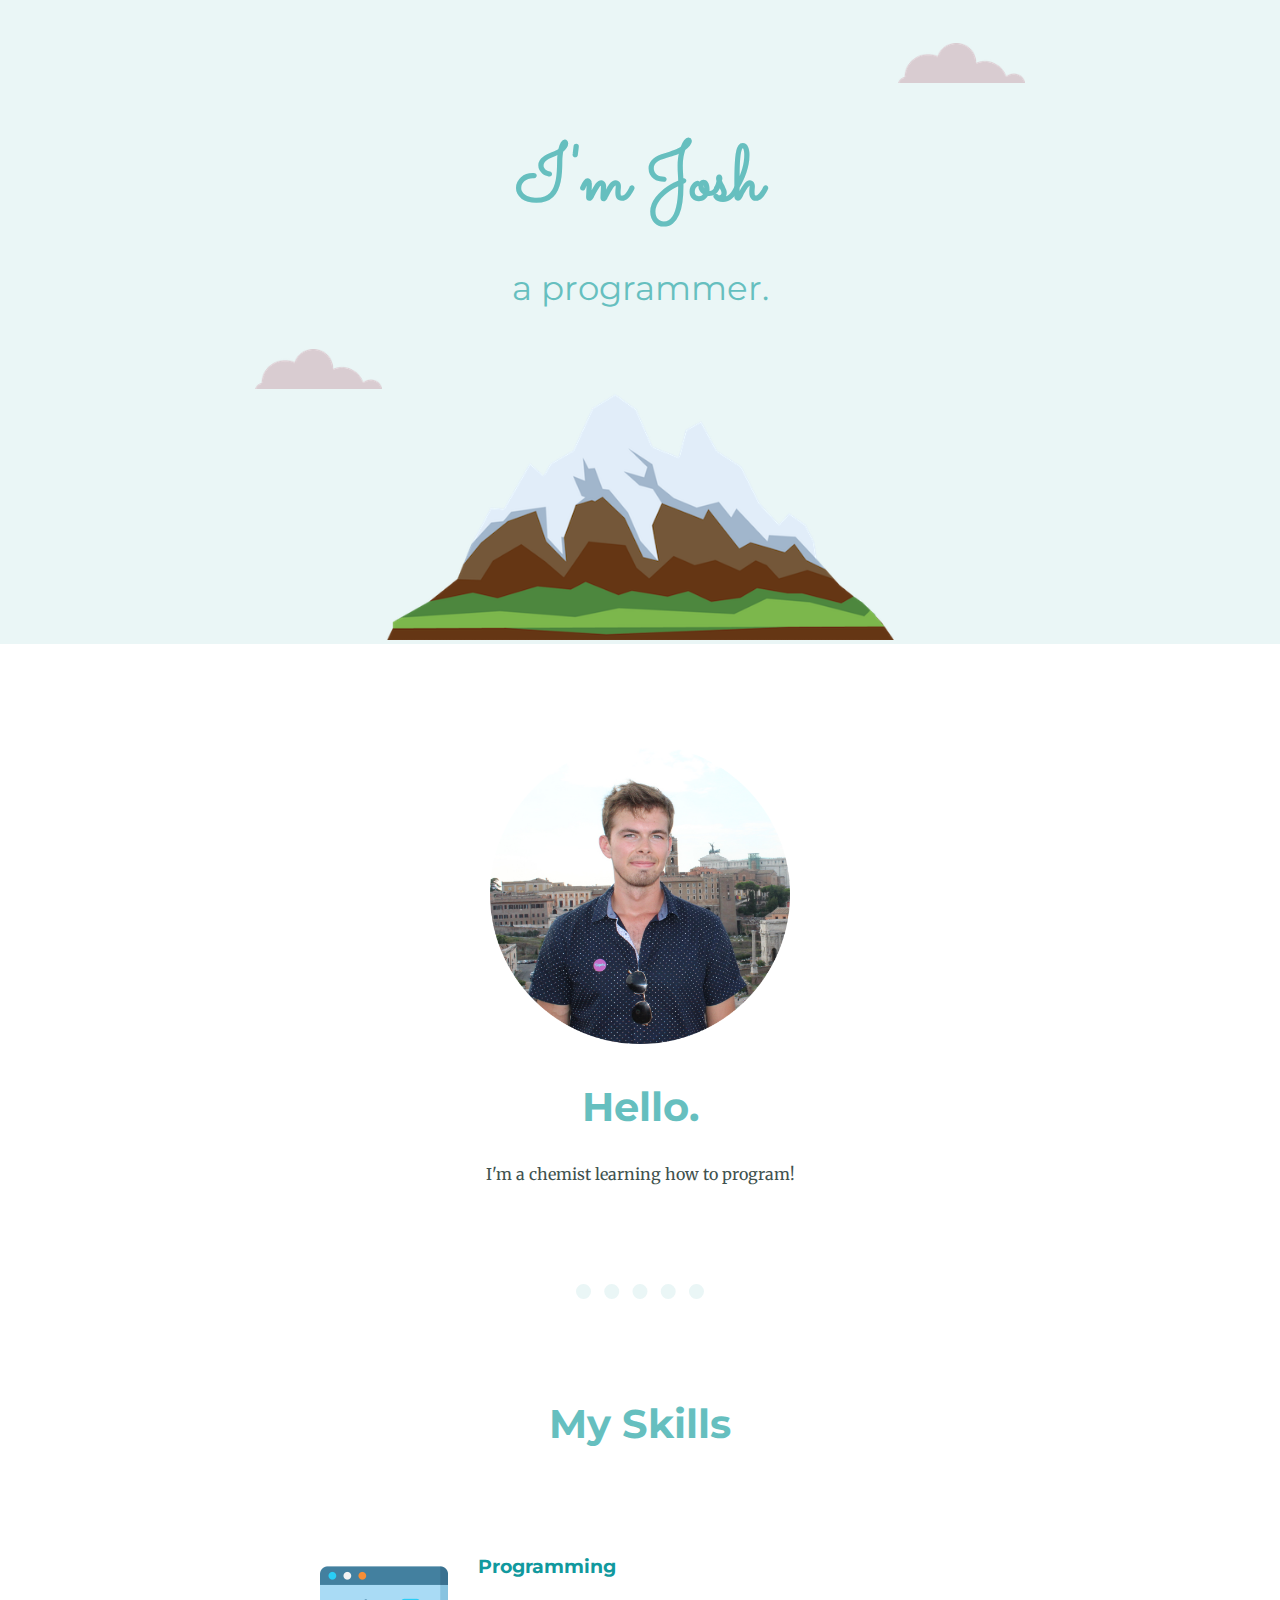
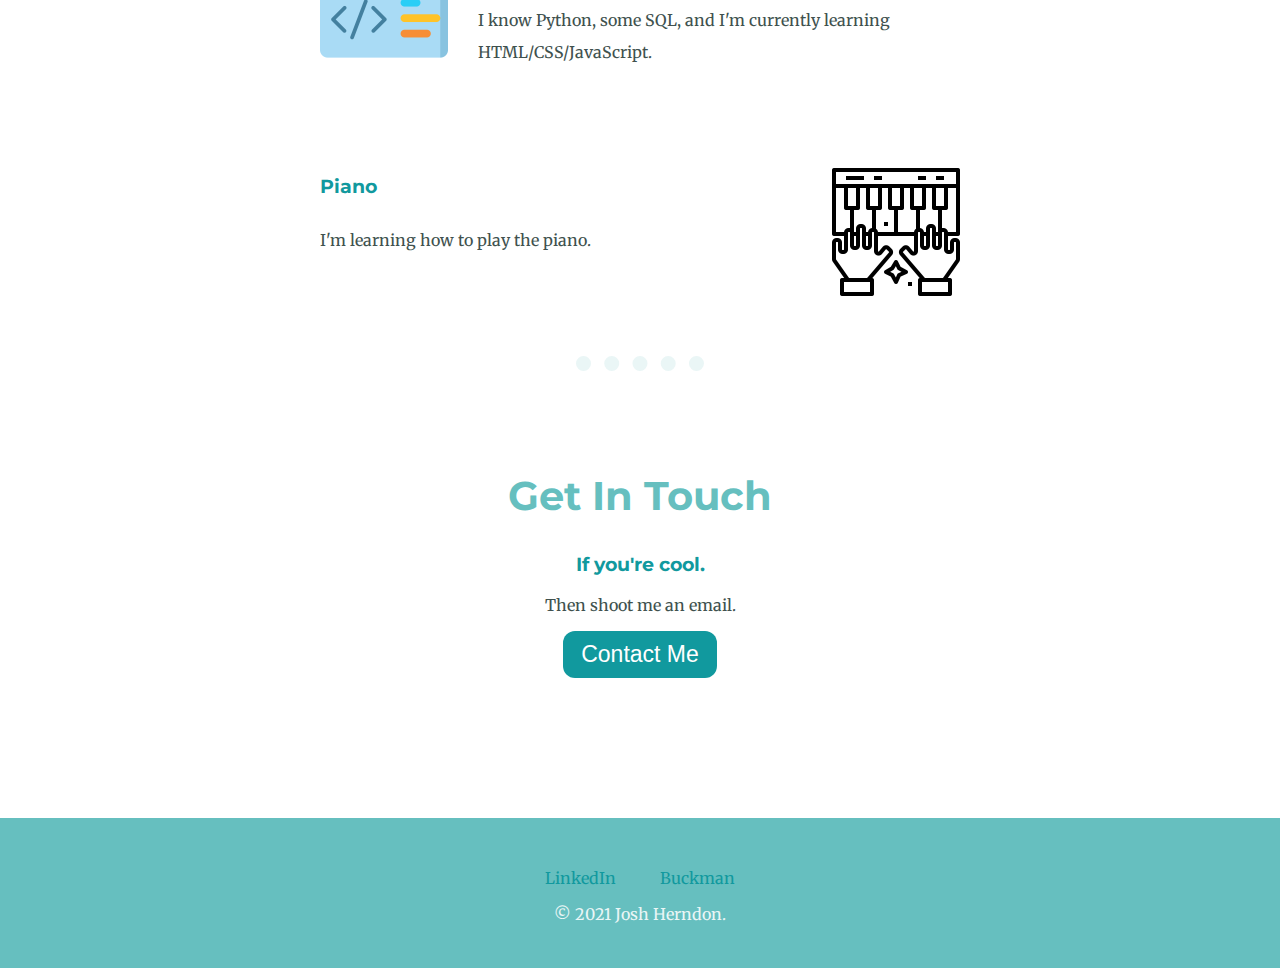
<file: Udemy_The Complete 2021 Web Development Bootcamp_Angela Yu/Web Development/CSS - My Site/index.html>
<!DOCTYPE html>
<html lang="en" dir="ltr">
  <head>
    <meta charset="utf-8">
    <title>Josh Herndon</title>
    <link rel="stylesheet" href="css/styles.css">
    <link rel="icon" href="favicon.ico">

    <link rel="preconnect" href="https://fonts.gstatic.com">
    <link href="https://fonts.googleapis.com/css2?family=Merriweather:wght@300&family=Montserrat&family=Sacramento&display=swap" rel="stylesheet">
  </head>
  <body>

  <div class="top-container">
    <img class="top-cloud" src="images/cloud.png" alt="cloud-image">
    <h1>I'm Josh</h1>
    <h2 class="subtitle">a programmer.</h2>
    <img class="bottom-cloud"src="images/cloud.png" alt="cloud-image">
    <img src="images/mountain.png" alt="mountain-image">
  </div>

  <div class="middle-container">
    <div class="profile">
      <img src="images/circle-cropped.png" class="profile-pic" alt="Josh-image">
      <h2>Hello.</h2>
      <p>I'm a chemist learning how to program!</p>
    </div>
    <hr>
    <div class="skills">
      <h2>My Skills</h2>
      <div class="skill-row-one">
        <img class="code-image" src="images/code.png" alt="code-image">
        <h3 class="first-skill">Programming</h3>
        <p>I know Python, some SQL, and I'm currently learning HTML/CSS/JavaScript.</p>
      </div>
      <div class="skill-row-two">
        <img class="piano-image" src="images/piano.png" alt="piano-image">
        <h3>Piano</h3>
        <p>I'm learning how to play the piano.</p>
      </div>
    </div>
    <hr>
    <div class="contact-me">
      <h2>Get In Touch</h2>
      <h3>If you're cool.</h3>
      <p>Then shoot me an email.</p>
      <form action="mailto:josh524@gmail.com" method="post" id="contact-form">
      </form>
      <button type="submit" name="message" value="submit" form="contact-form">Contact Me</button>
    </div>
  </div>


  <div class="bottom-container">
    <div class="footer">
      <a class="footer-stuff" href="https://www.linkedin.com/">LinkedIn</a>
      <a class="footer-stuff" href="https://www.buckman.com/">Buckman</a>
      <p class="copyright" class="footer-stuff">© 2021 Josh Herndon.</p>
    </div>
  </div>
  </body>
</html>
</file>
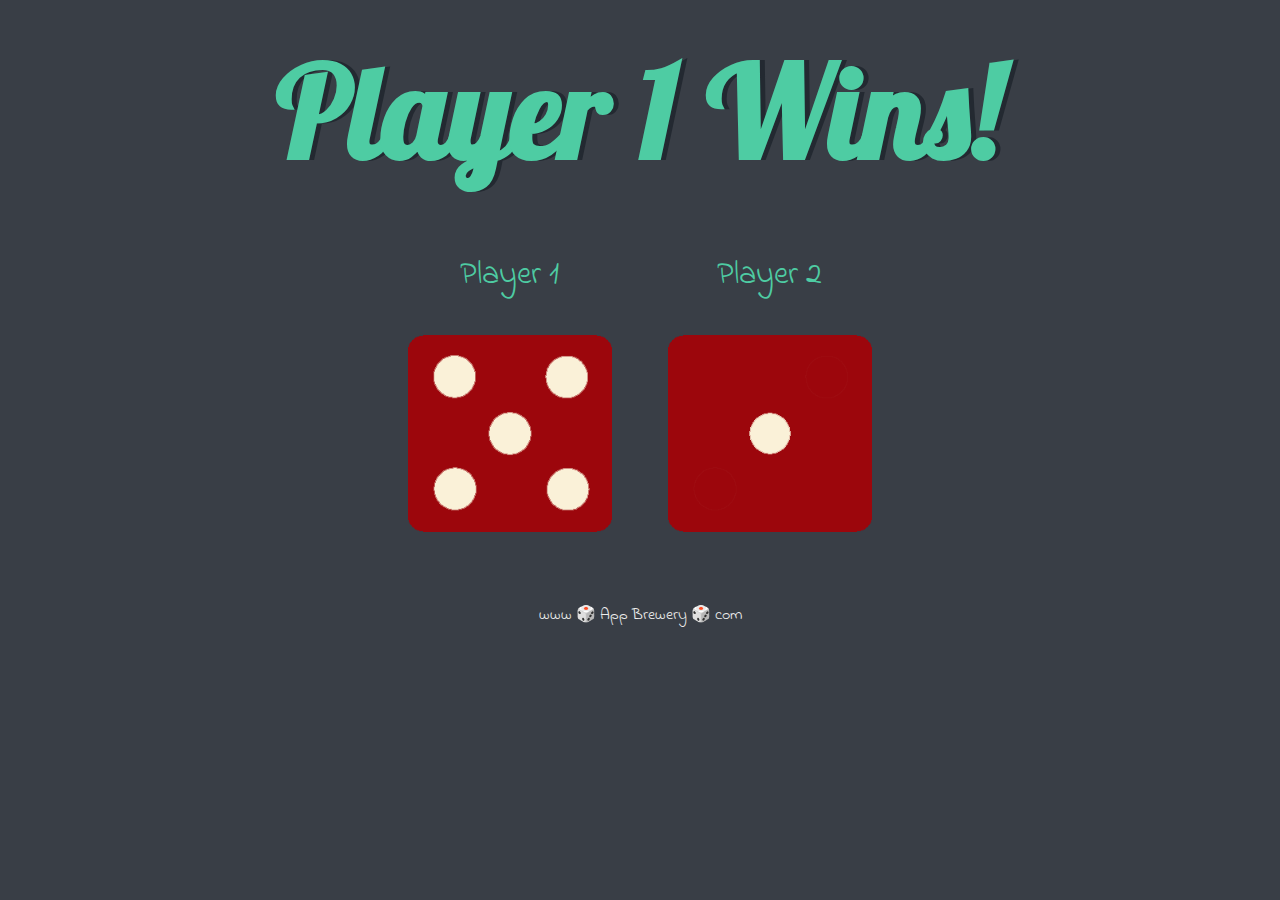
<file: Udemy_The Complete 2021 Web Development Bootcamp_Angela Yu/Web Development/Dicee Challenge - Starting Files/index.html>
<!DOCTYPE html>
<html lang="en" dir="ltr">
  <head>
    <meta charset="utf-8">
    <title>Dicee</title>
    <link rel="stylesheet" href="styles.css">
    <link href="https://fonts.googleapis.com/css?family=Indie+Flower|Lobster" rel="stylesheet">

  </head>
  <body>

    <div class="container">
      <h1>Refresh Me</h1>

      <div class="dice">
        <p>Player 1</p>
        <img class="img1" src="images/dice6.png">
      </div>

      <div class="dice">
        <p>Player 2</p>
        <img class="img2" src="images/dice6.png">
      </div>

    </div>

    <script src="index.js" charset="utf-8"></script>
  </body>

  <footer>
    www 🎲 App Brewery 🎲 com
  </footer>
</html>
</file>
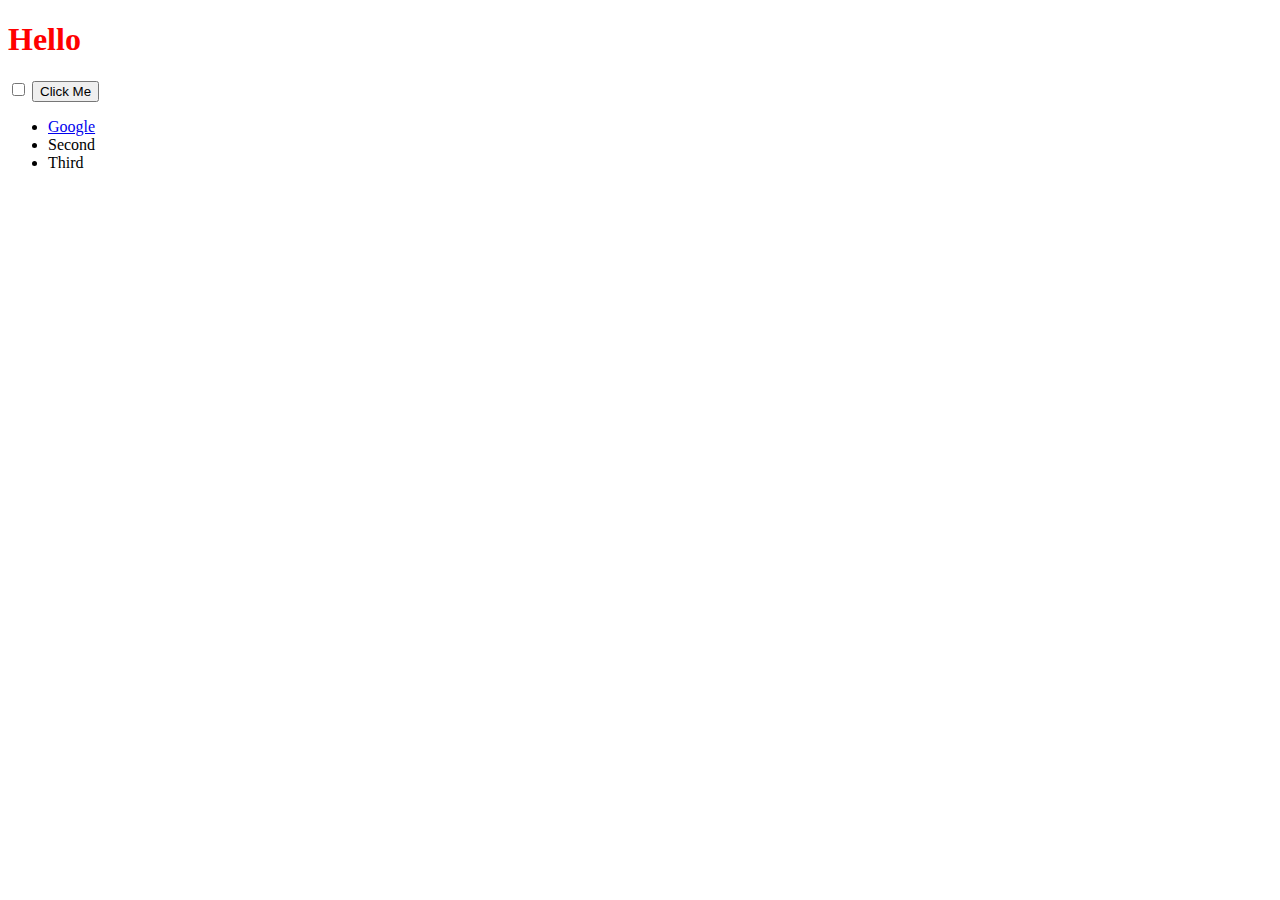
<file: Udemy_The Complete 2021 Web Development Bootcamp_Angela Yu/Web Development/DOM/index.html>
<!DOCTYPE html>
<html lang="en" dir="ltr">
  <head>
    <meta charset="utf-8">
    <title>My Website</title>
    <link rel="stylesheet" href="styles.css">

  </head>
  <body>

    <h1>Hello</h1>

    <input type="checkbox">

    <button style=":active color:red;">Click Me</button>

    <ul>
      <li class="list">
        <a href="https://www.google.com">Google</a>
      </li>
      <li class="list">Second</li>
      <li class="list">Third</li>
    </ul>

  </body>

</html>
</file>
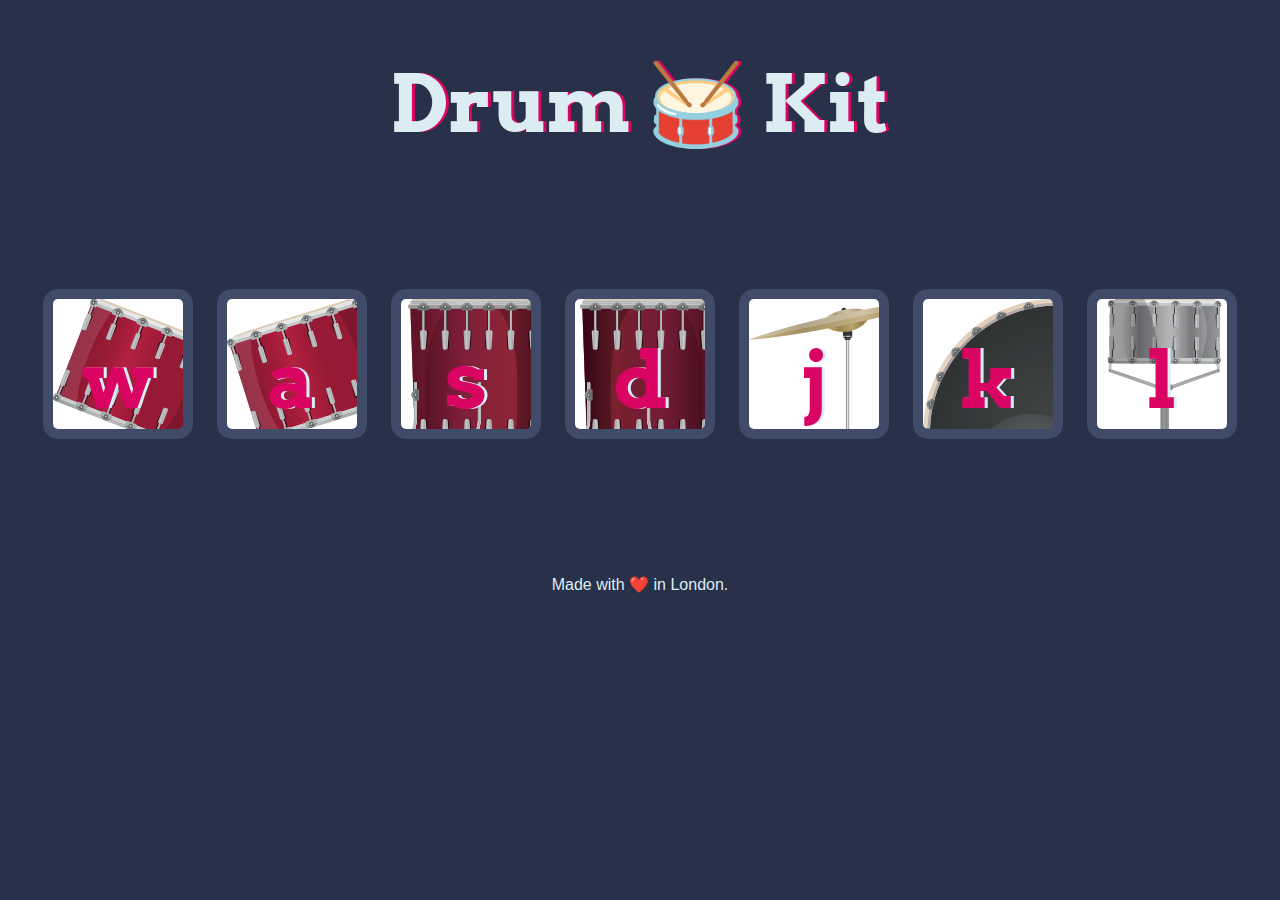
<file: Udemy_The Complete 2021 Web Development Bootcamp_Angela Yu/Web Development/Drum Kit Starting Files/index.html>
<!DOCTYPE html>
<html lang="en" dir="ltr">

<head>
  <meta charset="utf-8">
  <title>Drum Kit</title>
  <link rel="stylesheet" href="styles.css">
  <link href="https://fonts.googleapis.com/css?family=Arvo" rel="stylesheet">
</head>

<body>

  <h1 id="title">Drum 🥁 Kit</h1>
  <div class="set">
    <button class="w drum">w</button>
    <button class="a drum">a</button>
    <button class="s drum">s</button>
    <button class="d drum">d</button>
    <button class="j drum">j</button>
    <button class="k drum">k</button>
    <button class="l drum">l</button>
  </div>


  <footer>
    Made with ❤️ in London.
  </footer>

  <script src="index.js" charset="utf-8"></script>
</body>

</html>
</file>
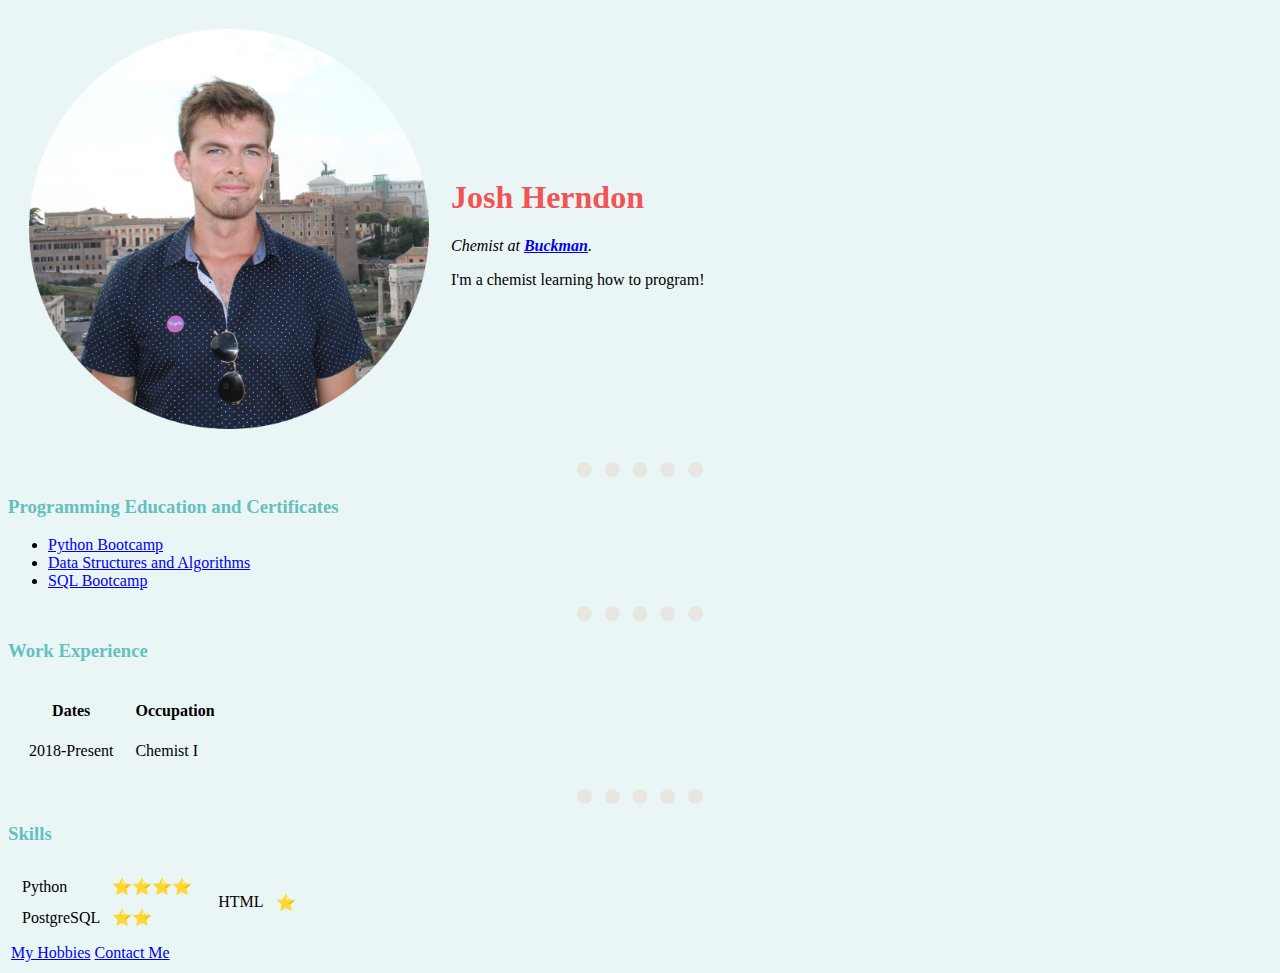
<file: Udemy_The Complete 2021 Web Development Bootcamp_Angela Yu/Web Development/HTML_Personal Site/index.html>
<!DOCTYPE html>
<html lang="en" dir="ltr">

<head>
  <meta charset="utf-8">
  <title>Josh Herndon</title>
  <link rel="stylesheet" href="css/styles.css">
</head>

<body>
  <table cellspacing='20'>
    <tr>
      <td>
        <img src="
        circle-cropped.png" alt="Josh" style="width:400px;height:400px;">
      </td>
      <td>
        <h1>Josh Herndon</h1>
        <p>
          <em>Chemist at <strong><a href="https://www.buckman.com/">Buckman</a></strong>.</em>
        </p>
        <p>
          I'm a chemist learning how to program!
        </p>
      </td>
    </tr>
  </table>
  <hr>
  <h3>Programming Education and Certificates</h3>
  <ul>
    <li><a href="python_bootcamp_certificate.pdf">Python Bootcamp</a></li>
    <li><a href="data_structures_and_algos_certificate.pdf">Data Structures and Algorithms</a></li>
    <li><a href="SQL_certificate.pdf">SQL Bootcamp</a></li>
  </ul>
  <hr>
  <h3>Work Experience</h3>
  <table cellspacing='20'>
    <thead>
      <tr>
        <th>Dates</th>
        <th>Occupation</th>
      </tr>
    </thead>
    <tbody>
      <tr>
        <td>2018-Present</td>
        <td>Chemist I</td>
      </tr>
    </tbody>
  </table>
  <hr>
  <h3>Skills</h3>
  <table>
    <tr>
      <td>
        <table cellspacing='10'>
          <tr>
            <td>Python</td>
            <td>⭐⭐⭐⭐</td>
          </tr>
          <tr>
            <td>PostgreSQL</td>
            <td>⭐⭐</td>
          </tr>
        </table>
      </td>
      <td>
        <table cellspacing='10'>
          <tr>
            <td>HTML</td>
            <td>⭐</td>
          </tr>
        </table>
      </td>
    </tr>
  </table>
  <table>
    <tr>
      <td>
        <a href="hobbies.html">My Hobbies</a>
      </td>
      <td>
        <a href="contact-me.html">Contact Me</a>
      </td>
    </tr>
  </table>
</body>

</html>
</file>
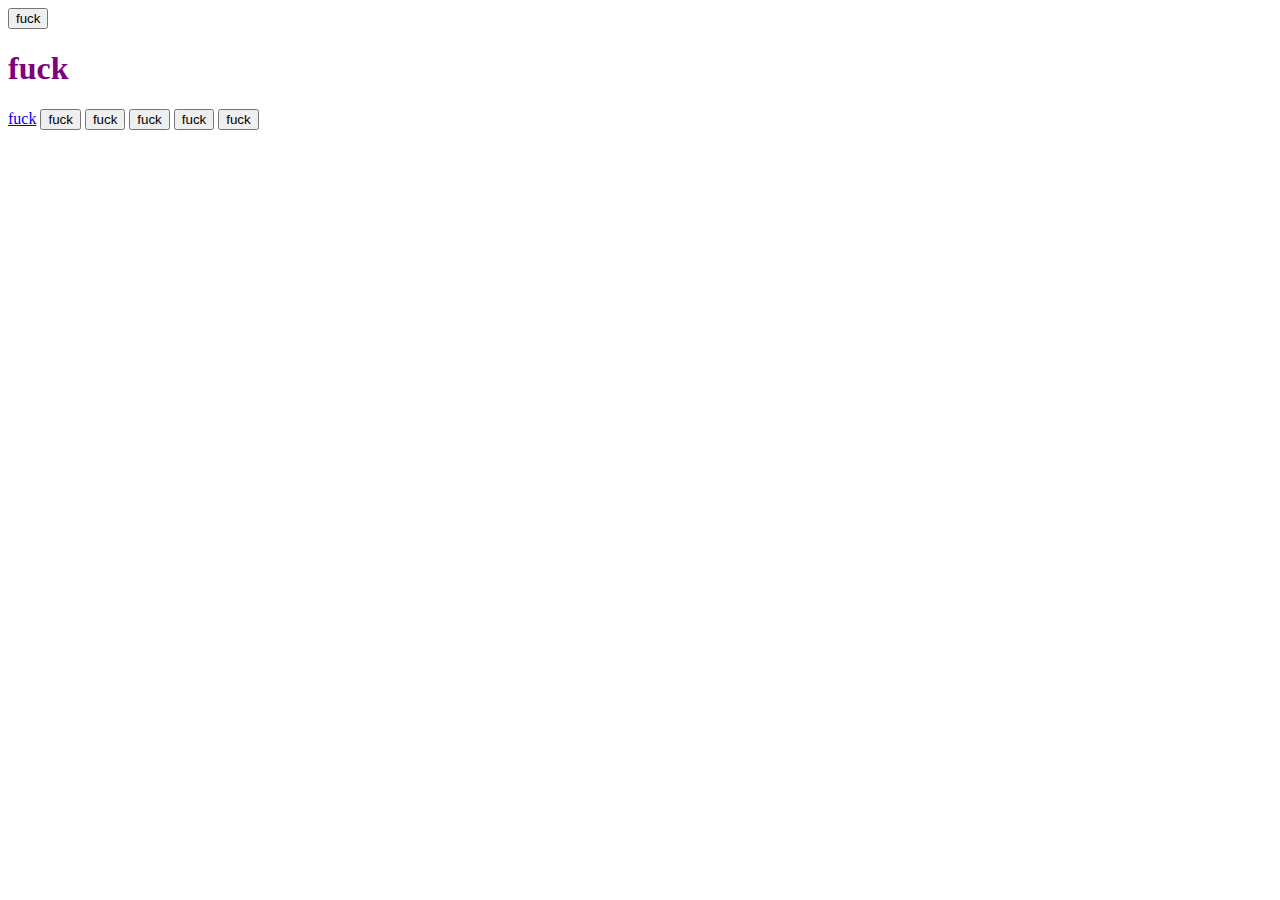
<file: Udemy_The Complete 2021 Web Development Bootcamp_Angela Yu/Web Development/jQuery/index.html>
<!DOCTYPE html>
<html lang="en" dir="ltr">

<head>
  <meta charset="utf-8">
  <title>jQuery</title>
  <link rel="stylesheet" href="styles.css">
</head>

<body>
  <h1>fuck</h1>
  <a href="www.google.com">fuck</a>
  <button type="button" name="button">fuck</button>
  <button type="button" name="button">fuck</button>
  <button type="button" name="button">fuck</button>
  <button type="button" name="button">fuck</button>
  <button type="button" name="button">fuck</button>

  <script src="https://ajax.googleapis.com/ajax/libs/jquery/3.6.0/jquery.min.js"></script>
  <script src="index.js" charset="utf-8"></script>
</body>

</html>
</file>
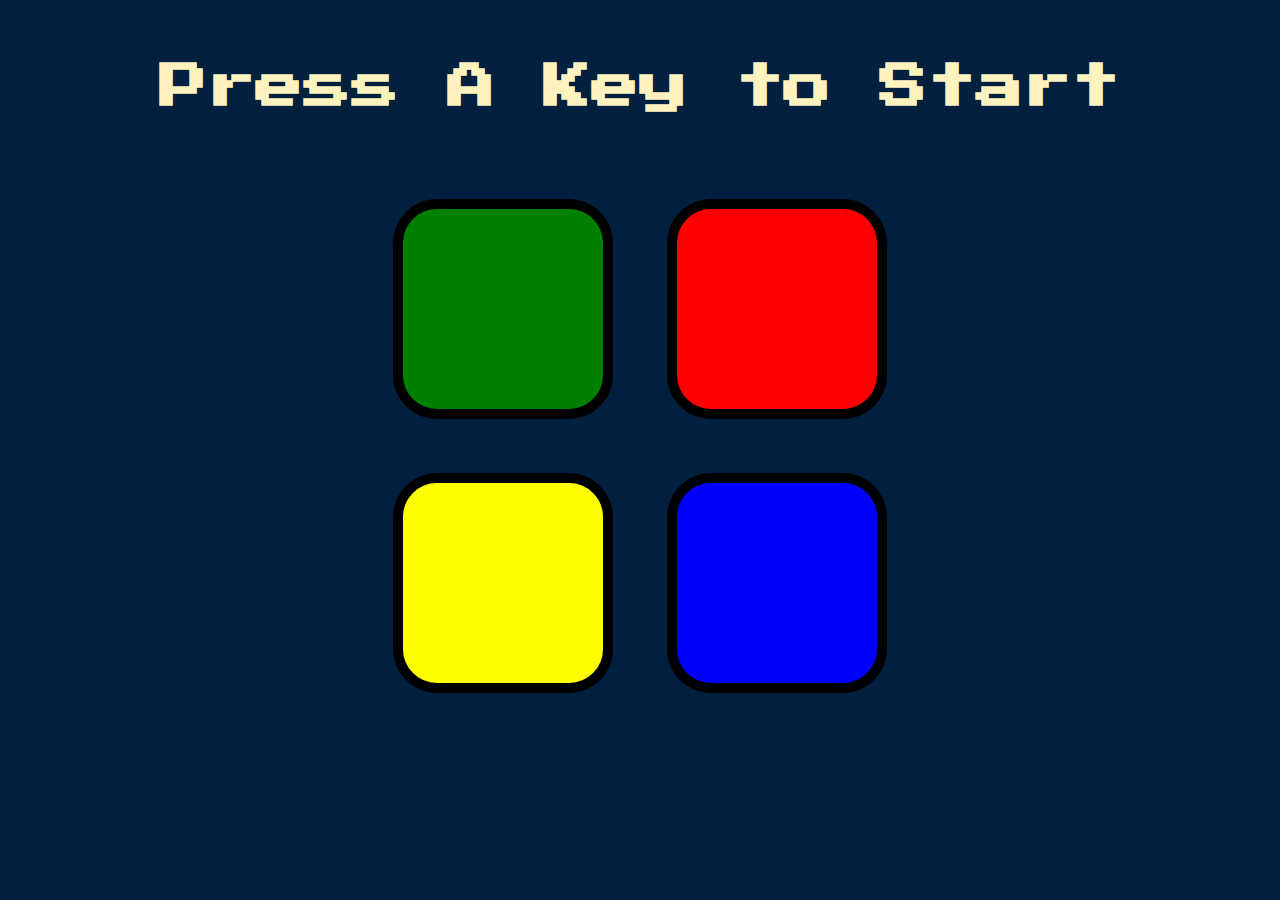
<file: Udemy_The Complete 2021 Web Development Bootcamp_Angela Yu/Web Development/Simon Game Challenge Starting Files/index.html>
<!DOCTYPE html>
<html lang="en" dir="ltr">

<head>
  <meta charset="utf-8">
  <title>Simon</title>
  <link rel="stylesheet" href="styles.css">
  <link href="https://fonts.googleapis.com/css?family=Press+Start+2P" rel="stylesheet">
</head>

<body>
  <h1 id="level-title">Press A Key to Start</h1>
  <div class="container">
    <div class="row">

      <div type="button" id="green" class="btn green">

      </div>

      <div type="button" id="red" class="btn red">

      </div>
    </div>

    <div class="row">

      <div type="button" id="yellow" class="btn yellow">

      </div>
      <div type="button" id="blue" class="btn blue">

      </div>

    </div>

  </div>

<script src="https://ajax.googleapis.com/ajax/libs/jquery/3.6.0/jquery.min.js"></script>
<script src="game.js" charset="utf-8"></script>
</body>

</html>
</file>
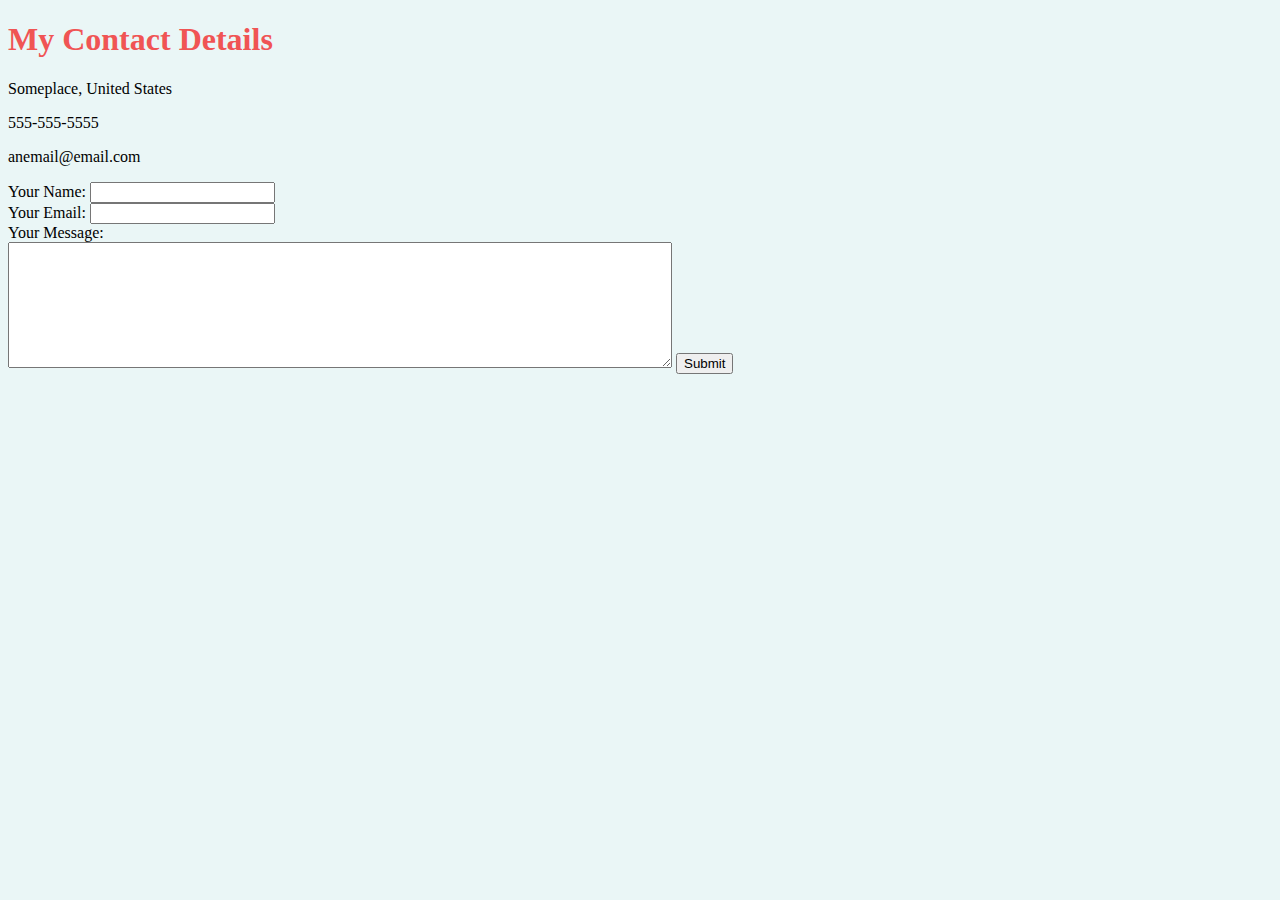
<file: Udemy_The Complete 2021 Web Development Bootcamp_Angela Yu/Web Development/HTML_Personal Site/contact-me.html>
<!DOCTYPE html>
<html lang="en" dir="ltr">
  <head>
    <meta charset="utf-8">
    <title>Contact Me</title>
      <link rel="stylesheet" href="css/styles.css">
  </head>
  <body>
    <h1>My Contact Details</h1>
    <p>Someplace, United States</p>
    <p>555-555-5555</p>
    <p>anemail@email.com</p>

    <form class="" action="mailto:josh524@gmail.com" method="post" enctype="text/plain">
      <label>Your Name:</label>
      <input type="text" name="Your Name" id="">
      <br>
      <label>Your Email:</label>
      <input type="email" name="Your Email" id="">
      <br>
      <label>Your Message:</label>
      <br>
      <textarea name="Your Message" rows="8" cols="80"></textarea>
      <input type="submit" name="">
    </form>
  </body>
</html>
</file>
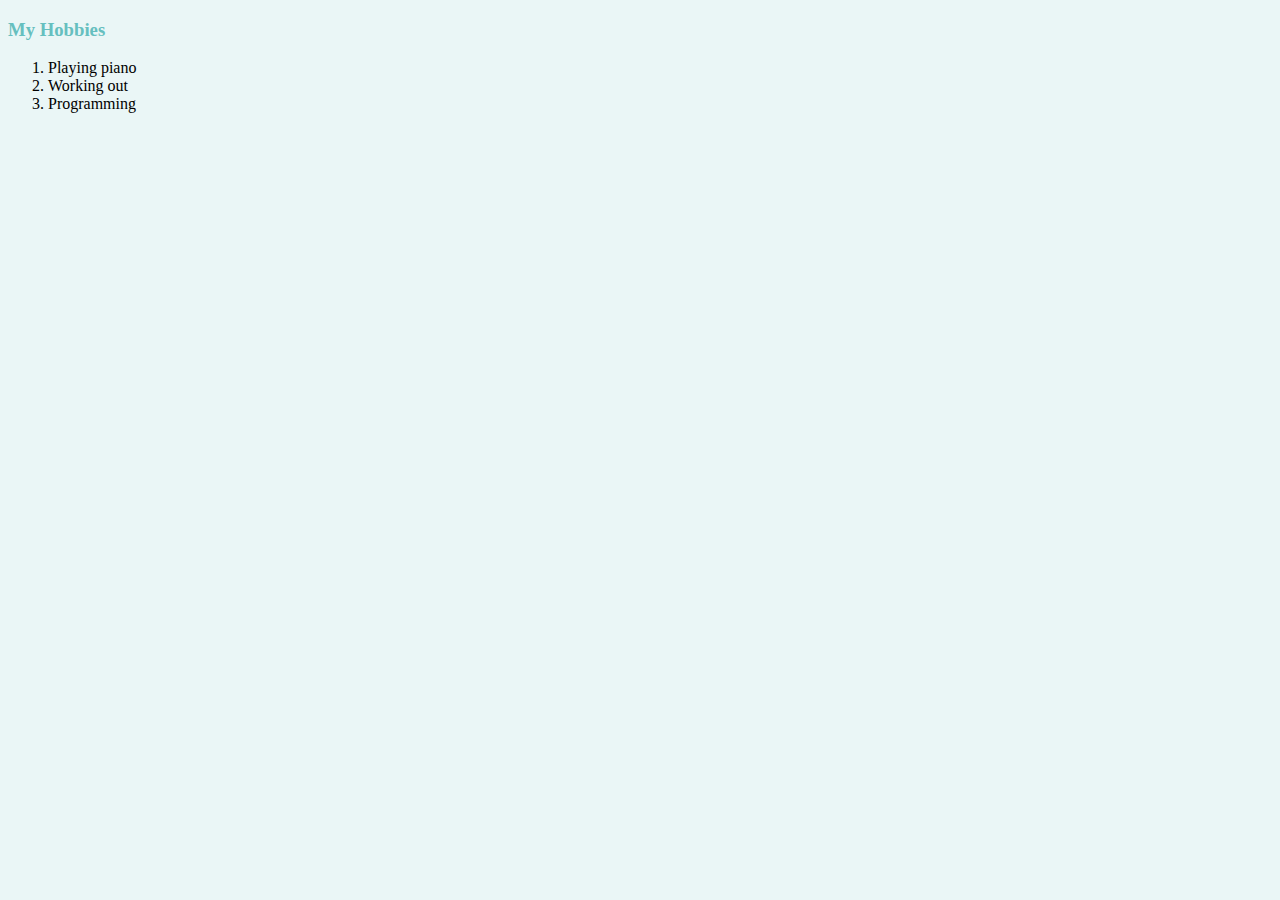
<file: Udemy_The Complete 2021 Web Development Bootcamp_Angela Yu/Web Development/HTML_Personal Site/hobbies.html>
<!DOCTYPE html>
<html lang="en" dir="ltr">
  <head>
    <meta charset="utf-8">
    <title>My Hobbies</title>
      <link rel="stylesheet" href="css/styles.css">
  </head>
  <body>
    <h3>My Hobbies</h3>
    <ol>
      <li>Playing piano</li>
      <li>Working out</li>
      <li>Programming</li>
    </ol>
  </body>
</html>
</file>
<file: Udemy_The Complete 2021 Web Development Bootcamp_Angela Yu/Web Development/CSS - My Site/css/styles.css>
body {
  margin: 0;
  text-align: center;
  font-family: 'Merriweather', serif;
}

h1 {
  font-size: 5.625rem;
  color: #66BFBF;
  margin: 50px auto 0 auto;
  font-family: 'Sacramento', cursive;
}

h2 {
  font-family: 'Montserrat', sans-serif;
  font-size: 2.5rem;
  color: #66BFBF;
}

h3 {
  font-family: 'Montserrat', sans-serif;
  color: #11999E;
}

a {
  color: #11999E;
}

p {
  color: #40514E;
}

hr {
  /*background-color: none;*/
  border-style: dotted none none none;
  border-color: #EAF6F6;
  border-width: 15px;
  /*height: 5px;*/
  width: 10%;
  margin: 100px auto 100px auto;
}

button {
  border-radius: 12px;
  font-size: 23px;
  background-color: #11999E;
  border-width: 0;
  padding: 10px;
  color: white;
  width: 12%;
  margin-bottom: 40px;
}
.subtitle {
  font-weight: normal;
}

.top-container {
  background-color: #EAF6F6;
  position: relative;
  padding-top: 100px;
  zoom: 85%;
}

.middle-container {
  margin: 100px 0;
}

.bottom-container {
  background-color: #66BFBF;
  height: 150px;
}

.bottom-cloud {
  position: absolute;
  left: 300px;
  bottom: 300px;
}

.top-cloud {
  position: absolute;
  right: 300px;
  top: 50px;
}

.skill-image {
  width: 300px;
  height: 300px;
}

.profile-pic {
  width: 300px;
  height:300px;
}

.skill-row-one {
  width: 50%;
  margin: 100px auto 100px auto;
  text-align: left;
  line-height: 2;
}

.skill-row-two {
  width: 50%;
  margin: 100px auto 100px auto;
  text-align: left;
  line-height: 2;
}

.code-image {
  width: 20%;
  margin-right: 30px;
  float: left;
}

.piano-image {
  width: 20%;
  margin-left: 30px;
  float: right;
}

.copyright {
  color: #EAF6F6;
}

.footer {
  position: relative;
  height: auto;
  margin-left: 0;
  padding-top: 50px;
}

.footer-stuff {
  text-decoration: none;
  padding: 20px;
}
</file>
<file: Udemy_The Complete 2021 Web Development Bootcamp_Angela Yu/Web Development/Dicee Challenge - Starting Files/styles.css>
.container {
  width: 70%;
  margin: auto;
  text-align: center;
}

.dice {
  text-align: center;
  display: inline-block;

}

body {
  background-color: #393E46;
}

h1 {
  margin: 30px;
  font-family: 'Lobster', cursive;
  text-shadow: 5px 0 #232931;
  font-size: 8rem;
  color: #4ECCA3;
}

p {
  font-size: 2rem;
  color: #4ECCA3;
  font-family: 'Indie Flower', cursive;
}

img {
  width: 80%;
}

footer {
  margin-top: 5%;
  color: #EEEEEE;
  text-align: center;
  font-family: 'Indie Flower', cursive;

}
</file>
<file: Udemy_The Complete 2021 Web Development Bootcamp_Angela Yu/Web Development/DOM/styles.css>
h1 {
  color: red;
}

.increase-text-size {
  font-size: 10rem;
}
</file>
<file: Udemy_The Complete 2021 Web Development Bootcamp_Angela Yu/Web Development/Drum Kit Starting Files/styles.css>
body {
  text-align: center;
  background-color: #283149;
}

h1 {
  font-size: 5rem;
  color: #DBEDF3;
  font-family: "Arvo", cursive;
  text-shadow: 3px 0 #DA0463;

}

footer {
  color: #DBEDF3;
  font-family: sans-serif;
}

.w {
  background-image: url("images/tom1.png")
}

.a {
  background-image: url("images/tom2.png")
}

.s {
  background-image: url("images/tom3.png")
}

.d {
  background-image: url("images/tom4.png")
}

.j {
  background-image: url("images/crash.png")
}

.k {
  background-image: url("images/kick.png")
}

.l {
  background-image: url("images/snare.png")
}

.set {
  margin: 10% auto;
}

.game-over {
  background-color: red;
  opacity: 0.8;
}

.pressed {
  box-shadow: 0 3px 4px 0 #DBEDF3;
  opacity: 0.5;
}

.red {
  color: red;
}

.drum {
  outline: none;
  border: 10px solid #404B69;
  font-size: 5rem;
  font-family: 'Arvo', cursive;
  line-height: 2;
  font-weight: 900;
  color: #DA0463;
  text-shadow: 3px 0 #DBEDF3;
  border-radius: 15px;
  display: inline-block;
  width: 150px;
  height: 150px;
  text-align: center;
  margin: 10px;
  background-color: white;
}
</file>
<file: Udemy_The Complete 2021 Web Development Bootcamp_Angela Yu/Web Development/HTML_Personal Site/css/styles.css>
body {
  background-color: #EAF6F6;
}

hr {
  /*background-color: none;*/
  border-style: dotted none none none;
  border-color: #e7e6e1;
  border-width: 15px;
  /*height: 5px;*/
  width: 10%;
}

h1 {
  color: #f05454;
}

h3 {
  color: #66bfbf;
}
</file>
<file: Udemy_The Complete 2021 Web Development Bootcamp_Angela Yu/Web Development/jQuery/styles.css>
.blue-background {
  background-color: "blue";
  color: "blue";
}
</file>
<file: Udemy_The Complete 2021 Web Development Bootcamp_Angela Yu/Web Development/Simon Game Challenge Starting Files/styles.css>
body {
  text-align: center;
  background-color: #011F3F;
}

#level-title {
  font-family: 'Press Start 2P', cursive;
  font-size: 3rem;
  margin:  5%;
  color: #FEF2BF;
}

.container {
  display: block;
  width: 50%;
  margin: auto;

}

.btn {
  margin: 25px;
  display: inline-block;
  height: 200px;
  width: 200px;
  border: 10px solid black;
  border-radius: 20%;
}

.game-over {
  background-color: red;
  opacity: 0.8;
}

.red {
  background-color: red;
}

.green {
  background-color: green;
}

.blue {
  background-color: blue;
}

.yellow {
  background-color: yellow;
}

.pressed {
  box-shadow: 0 0 20px white;
  background-color: grey;
}
</file>
